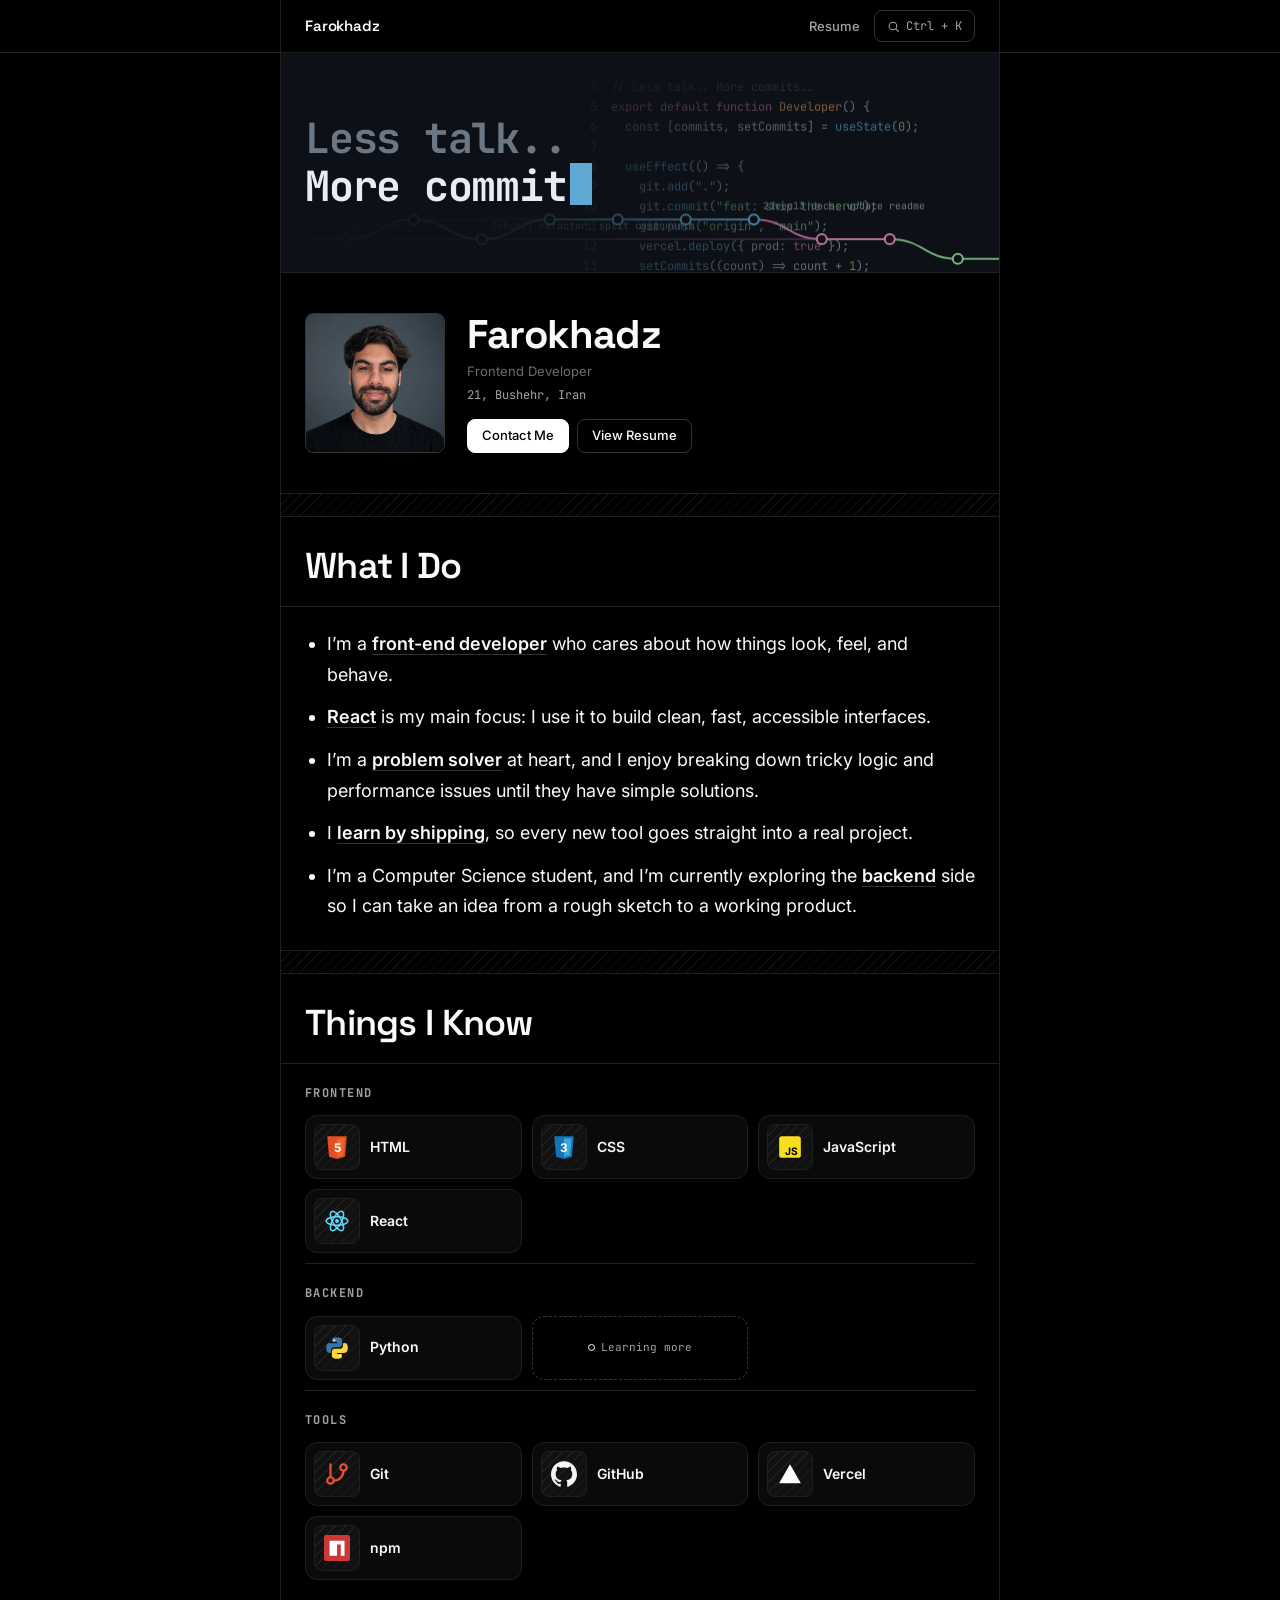
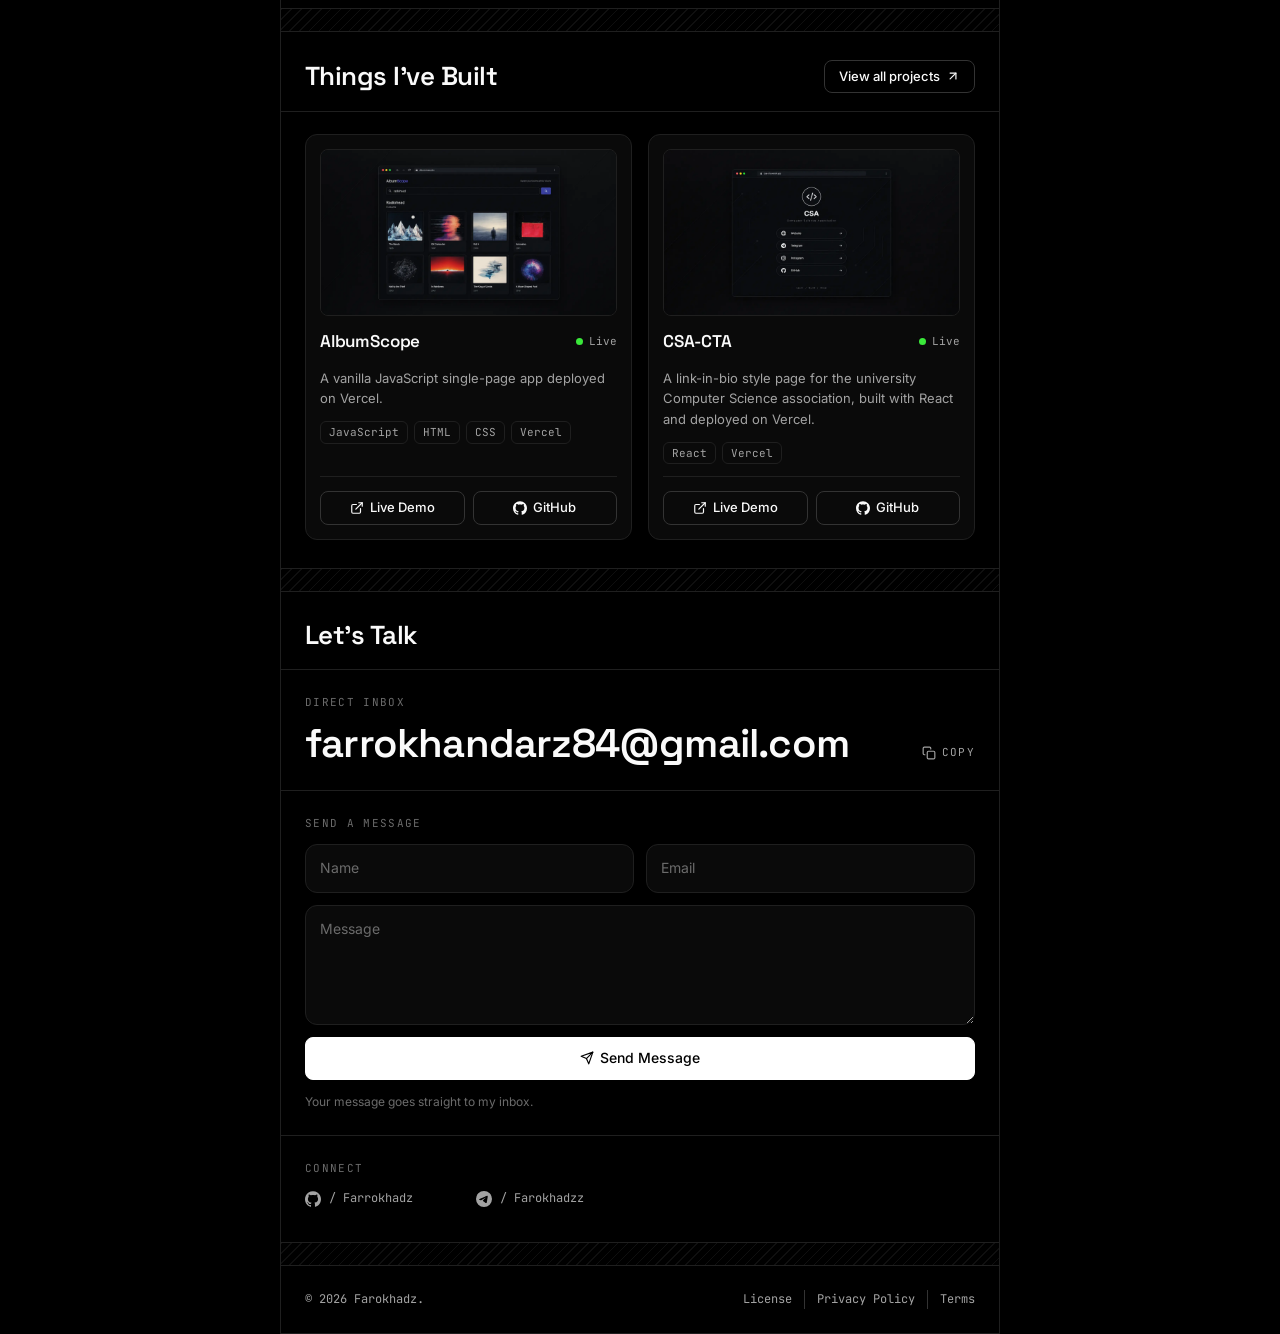
<file: index.html>
<!doctype html>
<html lang="en">
  <head>
    <meta charset="UTF-8" />
    <meta name="viewport" content="width=device-width, initial-scale=1.0" />
    <meta
      name="description"
      content="Farokhadz is a Frontend Developer and Computer Science student building clean, fast and responsive web interfaces."
    />
    <title>Farokhadz | Frontend Developer</title>
    <link rel="icon" type="image/png" href="images/favicon.png" />
    <link rel="apple-touch-icon" href="images/favicon.png" />
    <meta property="og:type" content="website" />
    <meta property="og:title" content="Farokhadz | Frontend Developer" />
    <meta
      property="og:description"
      content="Farokhadz is a Frontend Developer and Computer Science student building clean, fast and responsive web interfaces."
    />
    <meta property="og:url" content="https://www.farokhadz.ir/" />
    <meta
      property="og:image"
      content="https://www.farokhadz.ir/images/og-image.png"
    />
    <meta property="og:image:width" content="1200" />
    <meta property="og:image:height" content="630" />
    <meta
      name="twitter:image"
      content="https://www.farokhadz.ir/images/og-image.png"
    />
    <meta name="twitter:card" content="summary_large_image" />
    <link rel="preconnect" href="https://fonts.googleapis.com" />
    <link rel="preconnect" href="https://fonts.gstatic.com" crossorigin />
    <link
      href="https://fonts.googleapis.com/css2?family=Space+Grotesk:wght@500;600;700&family=Inter:wght@400;500;600&family=JetBrains+Mono:wght@400;700&display=swap"
      rel="stylesheet"
    />
    <link rel="stylesheet" href="style.css" />
  </head>
  <body>
    <header class="topbar">
      <div class="container topbar-inner">
        <a href="#" class="logo" aria-label="Aarab home">
          <span>Farokhadz</span>
        </a>
        <div class="topbar-actions">
          <a href="resume.html" class="topbar-link">Resume</a>
          <button type="button" class="tag search-badge" id="search-btn">
            <svg
              width="12"
              height="12"
              viewBox="0 0 24 24"
              fill="none"
              stroke="currentColor"
              stroke-width="2"
              stroke-linecap="round"
              stroke-linejoin="round"
              aria-hidden="true"
            >
              <circle cx="11" cy="11" r="7" />
              <path d="M21 21l-4.35-4.35" />
            </svg>
            Ctrl + K
          </button>
          <button
            type="button"
            class="menu-btn"
            id="menu-btn"
            aria-label="Open menu"
            aria-expanded="false"
          >
            <svg
              viewBox="0 0 24 24"
              fill="none"
              stroke="currentColor"
              stroke-width="2"
              stroke-linecap="round"
              stroke-linejoin="round"
              aria-hidden="true"
            >
              <line x1="3" y1="6" x2="21" y2="6" />
              <line x1="3" y1="12" x2="21" y2="12" />
              <line x1="3" y1="18" x2="21" y2="18" />
            </svg>
          </button>
        </div>
      </div>
    </header>

    <main class="container">
      <section class="hero">
        <div class="hero-banner" id="hero-banner">
          <canvas class="hero-canvas" id="hero-canvas" aria-hidden="true"></canvas>
          <div class="hero-fade" aria-hidden="true"></div>
          <p class="hero-headline">
            <span class="sr-only">Less talk.. More commits..</span>
            <span class="hb-line hb-line-1" aria-hidden="true"><span id="hb-text-1"></span><span class="hb-cursor" id="hb-cursor-1" hidden></span></span>
            <span class="hb-line hb-line-2" aria-hidden="true"><span id="hb-text-2"></span><span class="hb-cursor" id="hb-cursor-2" hidden></span></span>
          </p>
        </div>
        <div class="section hero-body">
          <img
            class="thumb hero-photo"
            src="images/Farrokh.png"
            alt="Farokhadz"
          />
          <div class="hero-info">
            <h1 class="hero-name">Farokhadz</h1>
            <p class="hero-role">Frontend Developer</p>
            <p class="hero-meta">21, Bushehr, Iran</p>
            <div class="hero-actions">
              <a href="#contact" class="btn primary">Contact Me</a>
              <a href="resume.html" class="btn">View Resume</a>
            </div>
          </div>
        </div>
      </section>
      <div class="hatch"></div>
      <section class="section" id="about">
        <h2 class="section-title about-title">What I Do</h2>
        <ul class="about-list">
          <li>
            I&rsquo;m a <strong>front-end developer</strong> who cares about how
            things look, feel, and behave.
          </li>
          <li>
            <strong>React</strong> is my main focus: I use it to build clean,
            fast, accessible interfaces.
          </li>
          <li>
            I&rsquo;m a <strong>problem solver</strong> at heart, and I enjoy
            breaking down tricky logic and performance issues until they have
            simple solutions.
          </li>
          <li>
            I <strong>learn by shipping</strong>, so every new tool goes
            straight into a real project.
          </li>
          <li>
            I&rsquo;m a Computer Science student, and I&rsquo;m currently
            exploring the <strong>backend</strong> side so I can take an idea
            from a rough sketch to a working product.
          </li>
        </ul>
      </section>
      <div class="hatch"></div>
      <section class="section" id="skills">
        <h2 class="section-title about-title">Things I Know</h2>
        <div class="skill-groups">
          <div class="skill-group">
            <p class="label">Frontend</p>
            <ul class="chips">
              <li class="chip">
                <span class="chip-icon"
                  ><svg
                    viewBox="0 0 24 24"
                    fill="none"
                    stroke-linecap="round"
                    stroke-linejoin="round"
                    aria-hidden="true"
                  >
                    <path d="M3 2l1.7 19L12 23l7.3-2L21 2z" fill="#E44D26" />
                    <path d="M12 4v17.2l5.6-1.6L19 4z" fill="#F16529" />
                    <text
                      x="12"
                      y="16.5"
                      text-anchor="middle"
                      font-size="11"
                      font-weight="700"
                      font-family="Inter, sans-serif"
                      fill="#fff"
                    >
                      5
                    </text>
                  </svg></span
                ><span class="chip-text"
                  ><span class="chip-name">HTML</span></span
                >
              </li>
              <li class="chip">
                <span class="chip-icon"
                  ><svg
                    viewBox="0 0 24 24"
                    fill="none"
                    stroke-linecap="round"
                    stroke-linejoin="round"
                    aria-hidden="true"
                  >
                    <path d="M3 2l1.7 19L12 23l7.3-2L21 2z" fill="#1572B6" />
                    <path d="M12 4v17.2l5.6-1.6L19 4z" fill="#33A9DC" />
                    <text
                      x="12"
                      y="16.5"
                      text-anchor="middle"
                      font-size="11"
                      font-weight="700"
                      font-family="Inter, sans-serif"
                      fill="#fff"
                    >
                      3
                    </text>
                  </svg></span
                ><span class="chip-text"
                  ><span class="chip-name">CSS</span></span
                >
              </li>
              <li class="chip">
                <span class="chip-icon"
                  ><svg
                    viewBox="0 0 24 24"
                    fill="none"
                    stroke-linecap="round"
                    stroke-linejoin="round"
                    aria-hidden="true"
                  >
                    <rect
                      x="2"
                      y="2"
                      width="20"
                      height="20"
                      rx="2.5"
                      fill="#F7DF1E"
                    />
                    <text
                      x="19.5"
                      y="19"
                      text-anchor="end"
                      font-size="9.5"
                      font-weight="700"
                      font-family="Inter, sans-serif"
                      fill="#000"
                    >
                      JS
                    </text>
                  </svg></span
                ><span class="chip-text"
                  ><span class="chip-name">JavaScript</span></span
                >
              </li>
              <li class="chip">
                <span class="chip-icon"
                  ><svg
                    viewBox="0 0 24 24"
                    fill="none"
                    stroke-linecap="round"
                    stroke-linejoin="round"
                    aria-hidden="true"
                  >
                    <g stroke="#61DAFB" stroke-width="1.4">
                      <ellipse cx="12" cy="12" rx="10" ry="4" />
                      <ellipse
                        cx="12"
                        cy="12"
                        rx="10"
                        ry="4"
                        transform="rotate(60 12 12)"
                      />
                      <ellipse
                        cx="12"
                        cy="12"
                        rx="10"
                        ry="4"
                        transform="rotate(120 12 12)"
                      />
                    </g>
                    <circle
                      cx="12"
                      cy="12"
                      r="1.8"
                      fill="#61DAFB"
                    /></svg></span
                ><span class="chip-text"
                  ><span class="chip-name">React</span></span
                >
              </li>
            </ul>
          </div>
          <div class="skill-group">
            <p class="label">Backend</p>
            <ul class="chips">
              <li class="chip">
                <span class="chip-icon"
                  ><svg
                    viewBox="0 0 24 24"
                    fill="none"
                    stroke-linecap="round"
                    stroke-linejoin="round"
                    aria-hidden="true"
                  >
                    <path
                      d="M12 2C7.5 2 7.5 4 7.5 4v2.5H12V7.5H5.2S2 7.3 2 12c0 4.7 2.8 4.5 2.8 4.5H6.5V14s-.1-2.8 2.8-2.8H14s2.7.1 2.7-2.6V4.8S17.1 2 12 2z"
                      fill="#3776AB"
                    />
                    <path
                      d="M12 22c4.5 0 4.5-2 4.5-2v-2.5H12V16.5h6.8S22 16.7 22 12c0-4.7-2.8-4.5-2.8-4.5H17.5V10s.1 2.8-2.8 2.8H10s-2.7-.1-2.7 2.6v3.8S6.9 22 12 22z"
                      fill="#FFD43B"
                    />
                    <circle cx="9.5" cy="4.8" r=".9" fill="#fff" />
                    <circle
                      cx="14.5"
                      cy="19.2"
                      r=".9"
                      fill="#fff"
                    /></svg></span
                ><span class="chip-text"
                  ><span class="chip-name">Python</span></span
                >
              </li>
              <li class="status">
                <span class="dot hollow"></span>Learning more
              </li>
            </ul>
          </div>
          <div class="skill-group">
            <p class="label">Tools</p>
            <ul class="chips">
              <li class="chip">
                <span class="chip-icon"
                  ><svg
                    viewBox="0 0 24 24"
                    fill="none"
                    stroke-linecap="round"
                    stroke-linejoin="round"
                    aria-hidden="true"
                  >
                    <g stroke="#F05032" stroke-width="2">
                      <line x1="6" y1="3" x2="6" y2="15" />
                      <circle cx="18" cy="6" r="3" />
                      <circle cx="6" cy="18" r="3" />
                      <path d="M18 9a9 9 0 0 1-9 9" />
                    </g></svg></span
                ><span class="chip-text"
                  ><span class="chip-name">Git</span></span
                >
              </li>
              <li class="chip">
                <span class="chip-icon"
                  ><svg
                    viewBox="0 0 24 24"
                    fill="none"
                    stroke-linecap="round"
                    stroke-linejoin="round"
                    aria-hidden="true"
                  >
                    <path
                      fill="#F5F5F5"
                      stroke="none"
                      d="M12 .297c-6.63 0-12 5.373-12 12 0 5.303 3.438 9.8 8.205 11.385.6.113.82-.258.82-.577 0-.285-.01-1.04-.015-2.04-3.338.724-4.042-1.61-4.042-1.61C4.422 18.07 3.633 17.7 3.633 17.7c-1.087-.744.084-.729.084-.729 1.205.084 1.838 1.236 1.838 1.236 1.07 1.835 2.809 1.305 3.495.998.108-.776.417-1.305.76-1.605-2.665-.3-5.466-1.332-5.466-5.93 0-1.31.465-2.38 1.235-3.22-.135-.303-.54-1.523.105-3.176 0 0 1.005-.322 3.3 1.23.96-.267 1.98-.399 3-.405 1.02.006 2.04.138 3 .405 2.28-1.552 3.285-1.23 3.285-1.23.645 1.653.24 2.873.12 3.176.765.84 1.23 1.91 1.23 3.22 0 4.61-2.805 5.625-5.475 5.92.42.36.81 1.096.81 2.22 0 1.606-.015 2.896-.015 3.286 0 .315.21.69.825.57C20.565 22.092 24 17.592 24 12.297c0-6.627-5.373-12-12-12"
                    /></svg></span
                ><span class="chip-text"
                  ><span class="chip-name">GitHub</span></span
                >
              </li>
              <li class="chip">
                <span class="chip-icon"
                  ><svg
                    viewBox="0 0 24 24"
                    fill="none"
                    stroke-linecap="round"
                    stroke-linejoin="round"
                    aria-hidden="true"
                  >
                    <polygon
                      points="12 3 22 20.5 2 20.5"
                      fill="#fff"
                    /></svg></span
                ><span class="chip-text"
                  ><span class="chip-name">Vercel</span></span
                >
              </li>
              <li class="chip">
                <span class="chip-icon">
                  <svg viewBox="0 0 24 24" aria-hidden="true">
                    <rect width="24" height="24" rx="1.76" fill="#CB3837" />
                    <path
                      fill="#fff"
                      d="M5.13 5.323l13.837.019-.009 13.836h-3.464l.01-10.382h-3.456L12.04 19.17H5.113z"
                    />
                  </svg>
                </span>
                <span class="chip-text"
                  ><span class="chip-name">npm</span></span
                >
              </li>
            </ul>
          </div>
        </div>
      </section>
      <div class="hatch"></div>
      <section class="section" id="projects">
        <div class="section-head">
          <h2 class="section-title">Things I've Built</h2>
          <a href="projects.html" class="btn"
            >View all projects
            <svg
              viewBox="0 0 24 24"
              fill="none"
              stroke="currentColor"
              stroke-width="2"
              stroke-linecap="round"
              stroke-linejoin="round"
              aria-hidden="true"
            >
              <line x1="7" y1="17" x2="17" y2="7" />
              <polyline points="7 7 17 7 17 17" /></svg
          ></a>
        </div>
        <div class="projects-grid">
          <article class="card project-card">
            <img
              class="thumb project-thumb"
              src="images/AlbumScope.webp"
              alt="AlbumScope preview"
              width="1280"
              height="720"
              loading="lazy"
            />
            <div class="project-top">
              <h3 class="project-name">AlbumScope</h3>
              <span class="status"><span class="dot"></span>Live</span>
            </div>
            <p class="project-desc">
              A vanilla JavaScript single-page app deployed on Vercel.
            </p>
            <ul class="project-tags">
              <li class="tag">JavaScript</li>
              <li class="tag">HTML</li>
              <li class="tag">CSS</li>
              <li class="tag">Vercel</li>
            </ul>
            <div class="project-actions">
              <a
                href="https://albumscope.vercel.app/login.html"
                class="btn"
                target="_blank"
                rel="noopener noreferrer"
                ><svg
                  viewBox="0 0 24 24"
                  fill="none"
                  stroke="currentColor"
                  stroke-width="2"
                  stroke-linecap="round"
                  stroke-linejoin="round"
                  aria-hidden="true"
                >
                  <path
                    d="M18 13v6a2 2 0 0 1-2 2H5a2 2 0 0 1-2-2V8a2 2 0 0 1 2-2h6"
                  />
                  <polyline points="15 3 21 3 21 9" />
                  <line x1="10" y1="14" x2="21" y2="3" />
                </svg>
                Live Demo</a
              >
              <a
                href="https://github.com/Farrokhadz/albumscope-app"
                class="btn"
                target="_blank"
                rel="noopener noreferrer"
                ><svg
                  viewBox="0 0 24 24"
                  fill="currentColor"
                  aria-hidden="true"
                >
                  <path
                    d="M12 .297c-6.63 0-12 5.373-12 12 0 5.303 3.438 9.8 8.205 11.385.6.113.82-.258.82-.577 0-.285-.01-1.04-.015-2.04-3.338.724-4.042-1.61-4.042-1.61C4.422 18.07 3.633 17.7 3.633 17.7c-1.087-.744.084-.729.084-.729 1.205.084 1.838 1.236 1.838 1.236 1.07 1.835 2.809 1.305 3.495.998.108-.776.417-1.305.76-1.605-2.665-.3-5.466-1.332-5.466-5.93 0-1.31.465-2.38 1.235-3.22-.135-.303-.54-1.523.105-3.176 0 0 1.005-.322 3.3 1.23.96-.267 1.98-.399 3-.405 1.02.006 2.04.138 3 .405 2.28-1.552 3.285-1.23 3.285-1.23.645 1.653.24 2.873.12 3.176.765.84 1.23 1.91 1.23 3.22 0 4.61-2.805 5.625-5.475 5.92.42.36.81 1.096.81 2.22 0 1.606-.015 2.896-.015 3.286 0 .315.21.69.825.57C20.565 22.092 24 17.592 24 12.297c0-6.627-5.373-12-12-12"
                  />
                </svg>
                GitHub</a
              >
            </div>
          </article>
          <article class="card project-card">
            <img
              class="thumb project-thumb"
              src="images/Csa.webp"
              alt="CSA-CTA preview"
              width="1280"
              height="720"
              loading="lazy"
            />
            <div class="project-top">
              <h3 class="project-name">CSA-CTA</h3>
              <span class="status"><span class="dot"></span>Live</span>
            </div>
            <p class="project-desc">
              A link-in-bio style page for the university Computer Science
              association, built with React and deployed on Vercel.
            </p>
            <ul class="project-tags">
              <li class="tag">React</li>
              <li class="tag">Vercel</li>
            </ul>
            <div class="project-actions">
              <a
                href="https://www.razicsa.ir/"
                class="btn"
                target="_blank"
                rel="noopener noreferrer"
                ><svg
                  viewBox="0 0 24 24"
                  fill="none"
                  stroke="currentColor"
                  stroke-width="2"
                  stroke-linecap="round"
                  stroke-linejoin="round"
                  aria-hidden="true"
                >
                  <path
                    d="M18 13v6a2 2 0 0 1-2 2H5a2 2 0 0 1-2-2V8a2 2 0 0 1 2-2h6"
                  />
                  <polyline points="15 3 21 3 21 9" />
                  <line x1="10" y1="14" x2="21" y2="3" />
                </svg>
                Live Demo</a
              >
              <a
                href="https://github.com/Farrokhadz/csa-page"
                class="btn"
                target="_blank"
                rel="noopener noreferrer"
                ><svg
                  viewBox="0 0 24 24"
                  fill="currentColor"
                  aria-hidden="true"
                >
                  <path
                    d="M12 .297c-6.63 0-12 5.373-12 12 0 5.303 3.438 9.8 8.205 11.385.6.113.82-.258.82-.577 0-.285-.01-1.04-.015-2.04-3.338.724-4.042-1.61-4.042-1.61C4.422 18.07 3.633 17.7 3.633 17.7c-1.087-.744.084-.729.084-.729 1.205.084 1.838 1.236 1.838 1.236 1.07 1.835 2.809 1.305 3.495.998.108-.776.417-1.305.76-1.605-2.665-.3-5.466-1.332-5.466-5.93 0-1.31.465-2.38 1.235-3.22-.135-.303-.54-1.523.105-3.176 0 0 1.005-.322 3.3 1.23.96-.267 1.98-.399 3-.405 1.02.006 2.04.138 3 .405 2.28-1.552 3.285-1.23 3.285-1.23.645 1.653.24 2.873.12 3.176.765.84 1.23 1.91 1.23 3.22 0 4.61-2.805 5.625-5.475 5.92.42.36.81 1.096.81 2.22 0 1.606-.015 2.896-.015 3.286 0 .315.21.69.825.57C20.565 22.092 24 17.592 24 12.297c0-6.627-5.373-12-12-12"
                  />
                </svg>
                GitHub</a
              >
            </div>
          </article>
        </div>
      </section>
      <div class="hatch"></div>
      <section class="section" id="contact">
        <div class="section-head">
          <h2 class="section-title">Let's Talk</h2>
        </div>
        <div class="contact-block">
          <p class="label">Direct inbox</p>
          <div class="contact-mail-row">
            <a
              href="mailto:farrokhandarz84@gmail.com"
              class="contact-email"
              id="contact-email"
              >farrokhandarz84@gmail.com</a
            >
            <button type="button" class="contact-copy" id="copy-email">
              <svg
                viewBox="0 0 24 24"
                fill="none"
                stroke="currentColor"
                stroke-width="2"
                stroke-linecap="round"
                stroke-linejoin="round"
                aria-hidden="true"
              >
                <rect x="9" y="9" width="13" height="13" rx="2" />
                <path
                  d="M5 15H4a2 2 0 0 1-2-2V4a2 2 0 0 1 2-2h9a2 2 0 0 1 2 2v1"
                /></svg
              ><span>Copy</span>
            </button>
          </div>
        </div>
        <div class="contact-block">
          <p class="label">Send a message</p>
          <form
            class="contact-form"
            id="contact-form"
            action="https://formspree.io/f/xbggrpqe"
            method="post"
          >
            <input
              type="hidden"
              name="_subject"
              value="New message from your portfolio"
            />
            <input
              type="text"
              name="_gotcha"
              class="honeypot"
              tabindex="-1"
              autocomplete="off"
              aria-hidden="true"
            />
            <div class="form-row">
              <input
                class="field"
                type="text"
                name="name"
                placeholder="Name"
                autocomplete="name"
                required
              />
              <input
                class="field"
                type="email"
                name="email"
                placeholder="Email"
                autocomplete="email"
                required
              />
            </div>
            <textarea
              class="field"
              name="message"
              placeholder="Message"
              rows="4"
              required
            ></textarea>
            <button type="submit" class="btn primary">
              <svg
                viewBox="0 0 24 24"
                fill="none"
                stroke="currentColor"
                stroke-width="2"
                stroke-linecap="round"
                stroke-linejoin="round"
                aria-hidden="true"
              >
                <line x1="22" y1="2" x2="11" y2="13" />
                <polygon points="22 2 15 22 11 13 2 9 22 2" />
              </svg>
              Send Message
            </button>
            <p class="form-note" id="form-note" aria-live="polite">
              Your message goes straight to my inbox.
            </p>
          </form>
        </div>
        <div class="contact-block">
          <p class="label">Connect</p>
          <ul class="connect-list">
            <li>
              <a
                href="https://github.com/Farrokhadz"
                class="connect-link"
                target="_blank"
                rel="noopener noreferrer"
                ><svg
                  viewBox="0 0 24 24"
                  fill="currentColor"
                  aria-hidden="true"
                >
                  <path
                    d="M12 .297c-6.63 0-12 5.373-12 12 0 5.303 3.438 9.8 8.205 11.385.6.113.82-.258.82-.577 0-.285-.01-1.04-.015-2.04-3.338.724-4.042-1.61-4.042-1.61C4.422 18.07 3.633 17.7 3.633 17.7c-1.087-.744.084-.729.084-.729 1.205.084 1.838 1.236 1.838 1.236 1.07 1.835 2.809 1.305 3.495.998.108-.776.417-1.305.76-1.605-2.665-.3-5.466-1.332-5.466-5.93 0-1.31.465-2.38 1.235-3.22-.135-.303-.54-1.523.105-3.176 0 0 1.005-.322 3.3 1.23.96-.267 1.98-.399 3-.405 1.02.006 2.04.138 3 .405 2.28-1.552 3.285-1.23 3.285-1.23.645 1.653.24 2.873.12 3.176.765.84 1.23 1.91 1.23 3.22 0 4.61-2.805 5.625-5.475 5.92.42.36.81 1.096.81 2.22 0 1.606-.015 2.896-.015 3.286 0 .315.21.69.825.57C20.565 22.092 24 17.592 24 12.297c0-6.627-5.373-12-12-12"
                  /></svg
                ><span>/ Farrokhadz</span></a
              >
            </li>
            <li>
              <a
                href="https://t.me/Farokhadzz"
                class="connect-link"
                target="_blank"
                rel="noopener noreferrer"
              >
                <svg viewBox="0 0 24 24" fill="currentColor" aria-hidden="true">
                  <path
                    d="M11.944 0A12 12 0 0 0 0 12a12 12 0 0 0 12 12 12 12 0 0 0 12-12A12 12 0 0 0 12 0a12 12 0 0 0-.056 0zm4.962 7.224c.1-.002.321.023.465.14a.506.506 0 0 1 .171.325c.016.093.036.306.02.472-.18 1.898-.962 6.502-1.36 8.627-.168.9-.499 1.201-.82 1.23-.696.065-1.225-.46-1.9-.902-1.056-.693-1.653-1.124-2.678-1.8-1.185-.78-.417-1.21.258-1.91.177-.184 3.247-2.977 3.307-3.23.007-.032.014-.15-.056-.212s-.174-.041-.249-.024c-.106.024-1.793 1.14-5.061 3.345-.48.33-.913.49-1.302.48-.428-.008-1.252-.241-1.865-.44-.752-.245-1.349-.374-1.297-.789.027-.216.325-.437.893-.663 3.498-1.524 5.83-2.529 6.998-3.014 3.332-1.386 4.025-1.627 4.476-1.635z"
                  />
                </svg>
                <span>/ Farokhadzz</span>
              </a>
            </li>
          </ul>
        </div>
      </section>
      <div class="hatch"></div>
    </main>
    <footer class="container footer">
      <div class="footer-bar">
        <p>&copy; 2026 Farokhadz.</p>
        <nav class="footer-links" aria-label="Footer">
          <a
            href="https://github.com/Farrokhadz/Portfolio/blob/main/LICENSE"
            target="_blank"
            rel="noopener noreferrer"
            >License</a
          >
          <a href="#">Privacy Policy</a>
          <a href="#">Terms</a>
        </nav>
      </div>
    </footer>
    <script>
      const emailEl = document.getElementById("contact-email");
      const copyBtn = document.getElementById("copy-email");
      const copyLabel = copyBtn.querySelector("span");

      copyBtn.addEventListener("click", async () => {
        try {
          await navigator.clipboard.writeText(emailEl.textContent.trim());
          copyLabel.textContent = "Copied";
        } catch (error) {
          copyLabel.textContent = "Press Ctrl+C";
        }
        setTimeout(() => {
          copyLabel.textContent = "Copy";
        }, 1800);
      });

      const form = document.getElementById("contact-form");
      const note = document.getElementById("form-note");

      const submitBtn = form.querySelector('button[type="submit"]');

      form.addEventListener("submit", async (event) => {
        event.preventDefault();
        submitBtn.disabled = true;
        note.className = "form-note";
        note.textContent = "Sending...";

        try {
          const response = await fetch(form.action, {
            method: "POST",
            body: new FormData(form),
            headers: { Accept: "application/json" },
          });

          if (response.ok) {
            form.reset();
            note.className = "form-note is-success";
            note.innerHTML =
              '<svg viewBox="0 0 24 24" fill="none" stroke="currentColor" stroke-width="2" stroke-linecap="round" stroke-linejoin="round" aria-hidden="true"><circle cx="12" cy="12" r="10" /><polyline points="8 12.5 11 15.5 16 9.5" /></svg><span>Thanks! Your message was sent.</span>';
          } else {
            note.textContent =
              "Something went wrong. Please try again or email me directly.";
          }
        } catch (error) {
          note.textContent =
            "Network error. Please try again or email me directly.";
        } finally {
          submitBtn.disabled = false;
        }
      });
    </script>
    <script src="nav.js" defer></script>
    <script src="hero-bg.js" defer></script>
  </body>
</html>
</file>
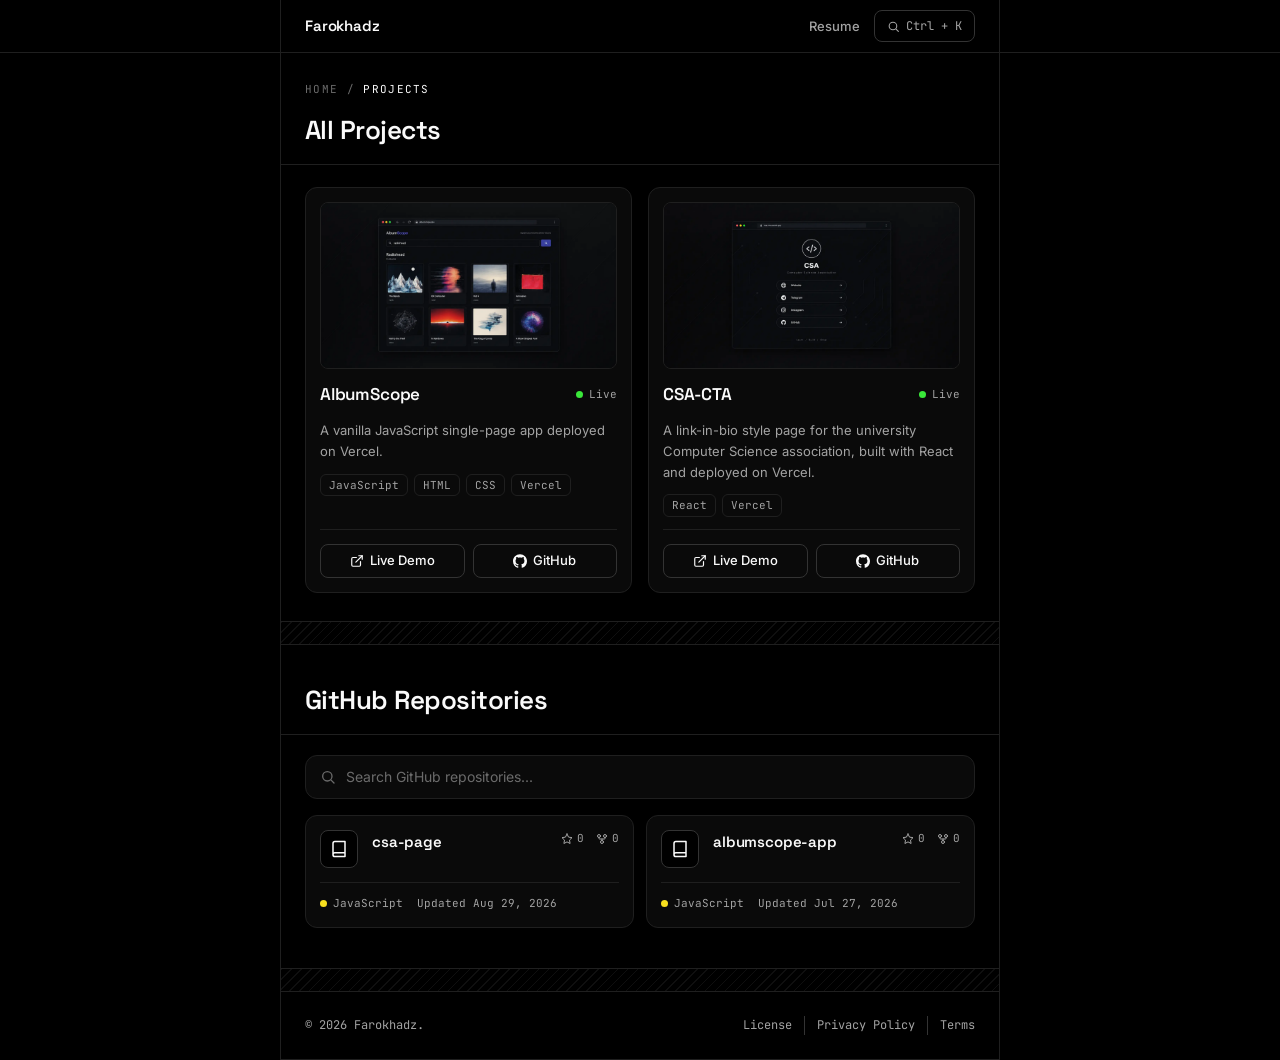
<file: projects.html>
<!doctype html>
<html lang="en">
  <head>
    <meta charset="UTF-8" />
    <meta name="viewport" content="width=device-width, initial-scale=1.0" />
    <meta name="description" content="Projects built by Farokhadz." />
    <title>Projects</title>
    <link rel="icon" type="image/png" href="images/favicon.png" />
    <link rel="apple-touch-icon" href="images/favicon.png" />
    <meta property="og:type" content="website" />
    <meta property="og:title" content="Projects" />
    <meta property="og:description" content="Projects built by Farokhadz." />
    <meta property="og:url" content="https://www.farokhadz.ir/projects.html" />
    <meta
      property="og:image"
      content="https://www.farokhadz.ir/images/og-image.png"
    />
    <meta property="og:image:width" content="1200" />
    <meta property="og:image:height" content="630" />
    <meta
      name="twitter:image"
      content="https://www.farokhadz.ir/images/og-image.png"
    />
    <meta name="twitter:card" content="summary_large_image" />
    <link rel="preconnect" href="https://fonts.googleapis.com" />
    <link rel="preconnect" href="https://fonts.gstatic.com" crossorigin />
    <link
      href="https://fonts.googleapis.com/css2?family=Space+Grotesk:wght@500;600;700&family=Inter:wght@400;500;600&family=JetBrains+Mono:wght@400;700&display=swap"
      rel="stylesheet"
    />
    <link rel="stylesheet" href="style.css" />
  </head>
  <body>
    <header class="topbar">
      <div class="container topbar-inner">
        <a href="index.html" class="logo" aria-label="Aarab home">
          <span>Farokhadz</span>
        </a>
        <div class="topbar-actions">
          <a href="resume.html" class="topbar-link">Resume</a>
          <button type="button" class="tag search-badge" id="search-btn">
            <svg
              width="12"
              height="12"
              viewBox="0 0 24 24"
              fill="none"
              stroke="currentColor"
              stroke-width="2"
              stroke-linecap="round"
              stroke-linejoin="round"
              aria-hidden="true"
            >
              <circle cx="11" cy="11" r="7" />
              <path d="M21 21l-4.35-4.35" />
            </svg>
            Ctrl + K
          </button>
          <button
            type="button"
            class="menu-btn"
            id="menu-btn"
            aria-label="Open menu"
            aria-expanded="false"
          >
            <svg
              viewBox="0 0 24 24"
              fill="none"
              stroke="currentColor"
              stroke-width="2"
              stroke-linecap="round"
              stroke-linejoin="round"
              aria-hidden="true"
            >
              <line x1="3" y1="6" x2="21" y2="6" />
              <line x1="3" y1="12" x2="21" y2="12" />
              <line x1="3" y1="18" x2="21" y2="18" />
            </svg>
          </button>
        </div>
      </div>
    </header>

    <main class="container">
      <section class="section" id="projects">
        <nav class="label breadcrumb" aria-label="Breadcrumb">
          <a href="index.html">Home</a> / <span>Projects</span>
        </nav>
        <div class="section-head">
          <h1 class="section-title">All Projects</h1>
        </div>
        <div class="projects-grid">
          <article id="albumscope" class="card project-card">
            <img
              class="thumb project-thumb"
              src="images/AlbumScope.webp"
              alt="AlbumScope preview"
              width="1280"
              height="720"
              loading="lazy"
            />
            <div class="project-top">
              <h3 class="project-name">AlbumScope</h3>
              <span class="status"><span class="dot"></span>Live</span>
            </div>
            <p class="project-desc">
              A vanilla JavaScript single-page app deployed on Vercel.
            </p>
            <ul class="project-tags">
              <li class="tag">JavaScript</li>
              <li class="tag">HTML</li>
              <li class="tag">CSS</li>
              <li class="tag">Vercel</li>
            </ul>
            <div class="project-actions">
              <a
                href="https://albumscope.vercel.app/login.html"
                class="btn"
                target="_blank"
                rel="noopener noreferrer"
                ><svg
                  viewBox="0 0 24 24"
                  fill="none"
                  stroke="currentColor"
                  stroke-width="2"
                  stroke-linecap="round"
                  stroke-linejoin="round"
                  aria-hidden="true"
                >
                  <path
                    d="M18 13v6a2 2 0 0 1-2 2H5a2 2 0 0 1-2-2V8a2 2 0 0 1 2-2h6"
                  />
                  <polyline points="15 3 21 3 21 9" />
                  <line x1="10" y1="14" x2="21" y2="3" />
                </svg>
                Live Demo</a
              >
              <a
                href="https://github.com/Farrokhadz/albumscope-app"
                class="btn"
                target="_blank"
                rel="noopener noreferrer"
                ><svg
                  viewBox="0 0 24 24"
                  fill="currentColor"
                  aria-hidden="true"
                >
                  <path
                    d="M12 .297c-6.63 0-12 5.373-12 12 0 5.303 3.438 9.8 8.205 11.385.6.113.82-.258.82-.577 0-.285-.01-1.04-.015-2.04-3.338.724-4.042-1.61-4.042-1.61C4.422 18.07 3.633 17.7 3.633 17.7c-1.087-.744.084-.729.084-.729 1.205.084 1.838 1.236 1.838 1.236 1.07 1.835 2.809 1.305 3.495.998.108-.776.417-1.305.76-1.605-2.665-.3-5.466-1.332-5.466-5.93 0-1.31.465-2.38 1.235-3.22-.135-.303-.54-1.523.105-3.176 0 0 1.005-.322 3.3 1.23.96-.267 1.98-.399 3-.405 1.02.006 2.04.138 3 .405 2.28-1.552 3.285-1.23 3.285-1.23.645 1.653.24 2.873.12 3.176.765.84 1.23 1.91 1.23 3.22 0 4.61-2.805 5.625-5.475 5.92.42.36.81 1.096.81 2.22 0 1.606-.015 2.896-.015 3.286 0 .315.21.69.825.57C20.565 22.092 24 17.592 24 12.297c0-6.627-5.373-12-12-12"
                  />
                </svg>
                GitHub</a
              >
            </div>
          </article>
          <article id="csa-cta" class="card project-card">
            <img
              class="thumb project-thumb"
              src="images/Csa.webp"
              alt="CSA-CTA preview"
              width="1280"
              height="720"
              loading="lazy"
            />
            <div class="project-top">
              <h3 class="project-name">CSA-CTA</h3>
              <span class="status"><span class="dot"></span>Live</span>
            </div>
            <p class="project-desc">
              A link-in-bio style page for the university Computer Science
              association, built with React and deployed on Vercel.
            </p>
            <ul class="project-tags">
              <li class="tag">React</li>
              <li class="tag">Vercel</li>
            </ul>
            <div class="project-actions">
              <a
                href="https://www.razicsa.ir/"
                class="btn"
                target="_blank"
                rel="noopener noreferrer"
                ><svg
                  viewBox="0 0 24 24"
                  fill="none"
                  stroke="currentColor"
                  stroke-width="2"
                  stroke-linecap="round"
                  stroke-linejoin="round"
                  aria-hidden="true"
                >
                  <path
                    d="M18 13v6a2 2 0 0 1-2 2H5a2 2 0 0 1-2-2V8a2 2 0 0 1 2-2h6"
                  />
                  <polyline points="15 3 21 3 21 9" />
                  <line x1="10" y1="14" x2="21" y2="3" />
                </svg>
                Live Demo</a
              >
              <a
                href="https://github.com/Farrokhadz/csa-page"
                class="btn"
                target="_blank"
                rel="noopener noreferrer"
                ><svg
                  viewBox="0 0 24 24"
                  fill="currentColor"
                  aria-hidden="true"
                >
                  <path
                    d="M12 .297c-6.63 0-12 5.373-12 12 0 5.303 3.438 9.8 8.205 11.385.6.113.82-.258.82-.577 0-.285-.01-1.04-.015-2.04-3.338.724-4.042-1.61-4.042-1.61C4.422 18.07 3.633 17.7 3.633 17.7c-1.087-.744.084-.729.084-.729 1.205.084 1.838 1.236 1.838 1.236 1.07 1.835 2.809 1.305 3.495.998.108-.776.417-1.305.76-1.605-2.665-.3-5.466-1.332-5.466-5.93 0-1.31.465-2.38 1.235-3.22-.135-.303-.54-1.523.105-3.176 0 0 1.005-.322 3.3 1.23.96-.267 1.98-.399 3-.405 1.02.006 2.04.138 3 .405 2.28-1.552 3.285-1.23 3.285-1.23.645 1.653.24 2.873.12 3.176.765.84 1.23 1.91 1.23 3.22 0 4.61-2.805 5.625-5.475 5.92.42.36.81 1.096.81 2.22 0 1.606-.015 2.896-.015 3.286 0 .315.21.69.825.57C20.565 22.092 24 17.592 24 12.297c0-6.627-5.373-12-12-12"
                  />
                </svg>
                GitHub</a
              >
            </div>
          </article>
        </div>
      </section>
      <div class="hatch"></div>
      <section class="section" id="repos">
        <div class="section-head">
          <h2 class="section-title">GitHub Repositories</h2>
        </div>
        <label class="repo-search">
          <svg
            viewBox="0 0 24 24"
            fill="none"
            stroke="currentColor"
            stroke-width="2"
            stroke-linecap="round"
            stroke-linejoin="round"
            aria-hidden="true"
          >
            <circle cx="11" cy="11" r="7" />
            <path d="M21 21l-4.35-4.35" />
          </svg>
          <input
            type="search"
            id="repo-filter"
            placeholder="Search GitHub repositories..."
            autocomplete="off"
          />
        </label>
        <div class="repo-list" id="repo-list">
          <a
            href="https://github.com/Farrokhadz/csa-page"
            class="card repo-card"
            target="_blank"
            rel="noopener noreferrer"
          >
            <span class="repo-icon"
              ><svg
                viewBox="0 0 24 24"
                fill="none"
                stroke="currentColor"
                stroke-width="2"
                stroke-linecap="round"
                stroke-linejoin="round"
                aria-hidden="true"
              >
                <path
                  d="M4 19.5v-15A2.5 2.5 0 0 1 6.5 2H20v20H6.5a2.5 2.5 0 0 1 0-5H20"
                /></svg
            ></span>
            <div class="repo-body">
              <div class="repo-top">
                <h3 class="repo-name">csa-page</h3>
                <span class="repo-stats"
                  ><span class="repo-stat"
                    ><svg
                      viewBox="0 0 24 24"
                      fill="none"
                      stroke="currentColor"
                      stroke-width="2"
                      stroke-linecap="round"
                      stroke-linejoin="round"
                      aria-hidden="true"
                    >
                      <polygon
                        points="12 2 15.09 8.26 22 9.27 17 14.14 18.18 21.02 12 17.77 5.82 21.02 7 14.14 2 9.27 8.91 8.26 12 2"
                      />
                    </svg>
                    0</span
                  ><span class="repo-stat"
                    ><svg
                      viewBox="0 0 24 24"
                      fill="none"
                      stroke="currentColor"
                      stroke-width="2"
                      stroke-linecap="round"
                      stroke-linejoin="round"
                      aria-hidden="true"
                    >
                      <circle cx="12" cy="18" r="3" />
                      <circle cx="6" cy="6" r="3" />
                      <circle cx="18" cy="6" r="3" />
                      <path d="M18 9v2c0 .6-.4 1-1 1H7c-.6 0-1-.4-1-1V9" />
                      <path d="M12 12v3" />
                    </svg>
                    0</span
                  ></span
                >
              </div>
            </div>
            <div class="repo-foot">
              <span class="status"
                ><span class="dot lang-javascript"></span>JavaScript</span
              >
              <span class="status">Updated Aug 29, 2026</span>
            </div>
          </a>
          <a
            href="https://github.com/Farrokhadz/albumscope-app"
            class="card repo-card"
            target="_blank"
            rel="noopener noreferrer"
          >
            <span class="repo-icon"
              ><svg
                viewBox="0 0 24 24"
                fill="none"
                stroke="currentColor"
                stroke-width="2"
                stroke-linecap="round"
                stroke-linejoin="round"
                aria-hidden="true"
              >
                <path
                  d="M4 19.5v-15A2.5 2.5 0 0 1 6.5 2H20v20H6.5a2.5 2.5 0 0 1 0-5H20"
                /></svg
            ></span>
            <div class="repo-body">
              <div class="repo-top">
                <h3 class="repo-name">albumscope-app</h3>
                <span class="repo-stats"
                  ><span class="repo-stat"
                    ><svg
                      viewBox="0 0 24 24"
                      fill="none"
                      stroke="currentColor"
                      stroke-width="2"
                      stroke-linecap="round"
                      stroke-linejoin="round"
                      aria-hidden="true"
                    >
                      <polygon
                        points="12 2 15.09 8.26 22 9.27 17 14.14 18.18 21.02 12 17.77 5.82 21.02 7 14.14 2 9.27 8.91 8.26 12 2"
                      />
                    </svg>
                    0</span
                  ><span class="repo-stat"
                    ><svg
                      viewBox="0 0 24 24"
                      fill="none"
                      stroke="currentColor"
                      stroke-width="2"
                      stroke-linecap="round"
                      stroke-linejoin="round"
                      aria-hidden="true"
                    >
                      <circle cx="12" cy="18" r="3" />
                      <circle cx="6" cy="6" r="3" />
                      <circle cx="18" cy="6" r="3" />
                      <path d="M18 9v2c0 .6-.4 1-1 1H7c-.6 0-1-.4-1-1V9" />
                      <path d="M12 12v3" />
                    </svg>
                    0</span
                  ></span
                >
              </div>
            </div>
            <div class="repo-foot">
              <span class="status"
                ><span class="dot lang-javascript"></span>JavaScript</span
              >
              <span class="status">Updated Jul 27, 2026</span>
            </div>
          </a>
        </div>
        <p class="repo-empty" id="repo-empty" hidden>
          No repositories match your search.
        </p>
      </section>
      <div class="hatch"></div>
    </main>
    <footer class="container footer">
      <div class="footer-bar">
        <p>&copy; 2026 Farokhadz.</p>
        <nav class="footer-links" aria-label="Footer">
          <a
            href="https://github.com/Farrokhadz/Portfolio/blob/main/LICENSE"
            target="_blank"
            rel="noopener noreferrer"
            >License</a
          >
          <a href="#">Privacy Policy</a>
          <a href="#">Terms</a>
        </nav>
      </div>
    </footer>
    <script>
      const filter = document.getElementById("repo-filter");
      const cards = document.querySelectorAll("#repo-list .repo-card");
      const empty = document.getElementById("repo-empty");

      filter.addEventListener("input", () => {
        const query = filter.value.trim().toLowerCase();
        let visible = 0;

        cards.forEach((card) => {
          const match = card.textContent.toLowerCase().includes(query);
          card.hidden = !match;
          if (match) visible++;
        });

        empty.hidden = visible > 0;
      });
    </script>
    <script src="nav.js" defer></script>
  </body>
</html>
</file>
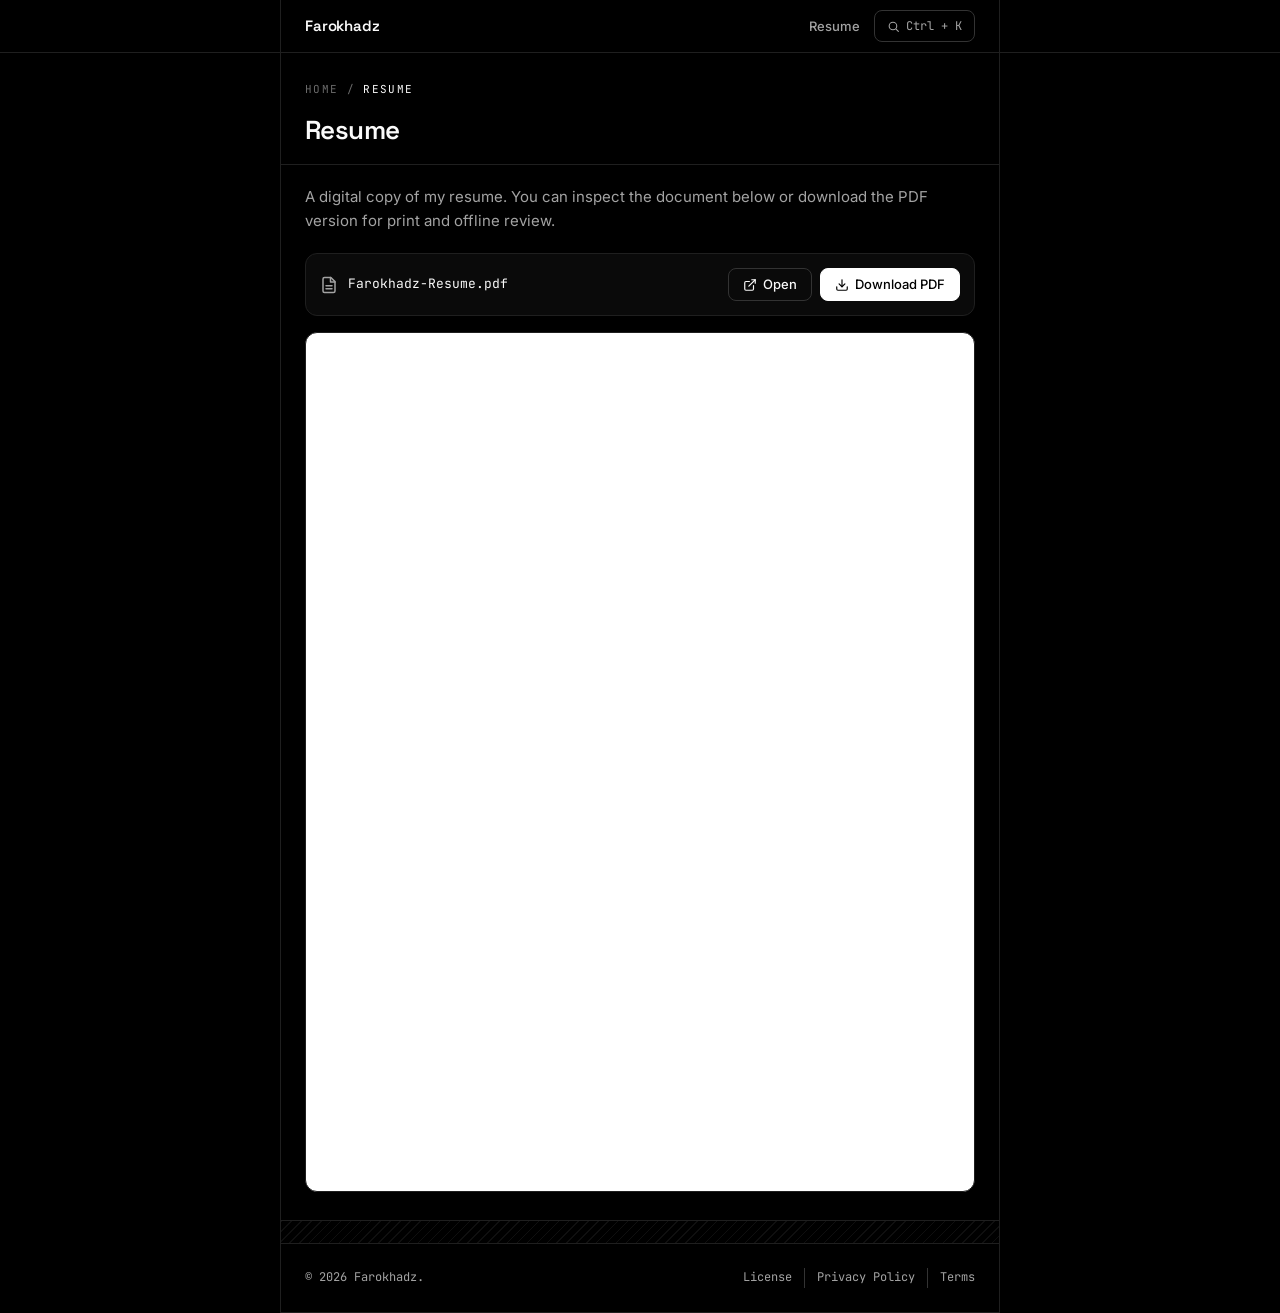
<file: resume.html>
<!doctype html>
<html lang="en">
  <head>
    <meta charset="UTF-8" />
    <meta name="viewport" content="width=device-width, initial-scale=1.0" />
    <meta
      name="description"
      content="Resume of Farokhadz, Frontend Developer."
    />
    <title>Resume</title>
    <link rel="icon" type="image/png" href="images/favicon.png" />
    <link rel="apple-touch-icon" href="images/favicon.png" />
    <meta property="og:type" content="website" />
    <meta property="og:title" content="Resume" />
    <meta
      property="og:description"
      content="Resume of Farokhadz, Frontend Developer."
    />
    <meta property="og:url" content="https://www.farokhadz.ir/resume.html" />
    <meta
      property="og:image"
      content="https://www.farokhadz.ir/images/og-image.png"
    />
    <meta property="og:image:width" content="1200" />
    <meta property="og:image:height" content="630" />
    <meta
      name="twitter:image"
      content="https://www.farokhadz.ir/images/og-image.png"
    />
    <meta name="twitter:card" content="summary_large_image" />
    <link rel="preconnect" href="https://fonts.googleapis.com" />
    <link rel="preconnect" href="https://fonts.gstatic.com" crossorigin />
    <link
      href="https://fonts.googleapis.com/css2?family=Space+Grotesk:wght@500;600;700&family=Inter:wght@400;500;600&family=JetBrains+Mono:wght@400;700&display=swap"
      rel="stylesheet"
    />
    <link rel="stylesheet" href="style.css" />
  </head>
  <body>
    <header class="topbar">
      <div class="container topbar-inner">
        <a href="index.html" class="logo" aria-label="Aarab home">
          <span>Farokhadz</span>
        </a>
        <div class="topbar-actions">
          <a href="resume.html" class="topbar-link">Resume</a>
          <button type="button" class="tag search-badge" id="search-btn">
            <svg
              width="12"
              height="12"
              viewBox="0 0 24 24"
              fill="none"
              stroke="currentColor"
              stroke-width="2"
              stroke-linecap="round"
              stroke-linejoin="round"
              aria-hidden="true"
            >
              <circle cx="11" cy="11" r="7" />
              <path d="M21 21l-4.35-4.35" />
            </svg>
            Ctrl + K
          </button>
          <button
            type="button"
            class="menu-btn"
            id="menu-btn"
            aria-label="Open menu"
            aria-expanded="false"
          >
            <svg
              viewBox="0 0 24 24"
              fill="none"
              stroke="currentColor"
              stroke-width="2"
              stroke-linecap="round"
              stroke-linejoin="round"
              aria-hidden="true"
            >
              <line x1="3" y1="6" x2="21" y2="6" />
              <line x1="3" y1="12" x2="21" y2="12" />
              <line x1="3" y1="18" x2="21" y2="18" />
            </svg>
          </button>
        </div>
      </div>
    </header>

    <main class="container">
      <section class="section" id="resume">
        <nav class="label breadcrumb" aria-label="Breadcrumb">
          <a href="index.html">Home</a> / <span>Resume</span>
        </nav>
        <div class="section-head">
          <h1 class="section-title">Resume</h1>
        </div>
        <p class="resume-intro">
          A digital copy of my resume. You can inspect the document below or
          download the PDF version for print and offline review.
        </p>
        <div class="card resume-file">
          <div class="resume-file-name">
            <svg
              viewBox="0 0 24 24"
              fill="none"
              stroke="currentColor"
              stroke-width="2"
              stroke-linecap="round"
              stroke-linejoin="round"
              aria-hidden="true"
            >
              <path
                d="M14.5 2H6a2 2 0 0 0-2 2v16a2 2 0 0 0 2 2h12a2 2 0 0 0 2-2V7.5z"
              />
              <polyline points="14 2 14 8 20 8" />
              <line x1="8" y1="13" x2="16" y2="13" />
              <line x1="8" y1="17" x2="16" y2="17" /></svg
            ><span>Farokhadz-Resume.pdf</span>
          </div>
          <div class="resume-file-actions">
            <a
              href="resume/Farokhadz-Resume.pdf"
              class="btn"
              target="_blank"
              rel="noopener noreferrer"
              ><svg
                viewBox="0 0 24 24"
                fill="none"
                stroke="currentColor"
                stroke-width="2"
                stroke-linecap="round"
                stroke-linejoin="round"
                aria-hidden="true"
              >
                <path
                  d="M18 13v6a2 2 0 0 1-2 2H5a2 2 0 0 1-2-2V8a2 2 0 0 1 2-2h6"
                />
                <polyline points="15 3 21 3 21 9" />
                <line x1="10" y1="14" x2="21" y2="3" />
              </svg>
              Open</a
            >
            <a href="resume/Farokhadz-Resume.pdf" class="btn primary" download
              ><svg
                viewBox="0 0 24 24"
                fill="none"
                stroke="currentColor"
                stroke-width="2"
                stroke-linecap="round"
                stroke-linejoin="round"
                aria-hidden="true"
              >
                <path d="M21 15v4a2 2 0 0 1-2 2H5a2 2 0 0 1-2-2v-4" />
                <polyline points="7 10 12 15 17 10" />
                <line x1="12" y1="15" x2="12" y2="3" />
              </svg>
              Download PDF</a
            >
          </div>
        </div>
        <iframe
          class="resume-preview"
          src="resume/Farokhadz-Resume.pdf#toolbar=0&navpanes=0"
          title="Resume PDF preview"
        ></iframe>
      </section>
      <div class="hatch"></div>
    </main>
    <footer class="container footer">
      <div class="footer-bar">
        <p>&copy; 2026 Farokhadz.</p>
        <nav class="footer-links" aria-label="Footer">
          <a
            href="https://github.com/Farrokhadz/Portfolio/blob/main/LICENSE"
            target="_blank"
            rel="noopener noreferrer"
            >License</a
          >
          <a href="#">Privacy Policy</a>
          <a href="#">Terms</a>
        </nav>
      </div>
    </footer>
    <script src="nav.js" defer></script>
  </body>
</html>
</file>
<file: style.css>
:root {
  --bg: #000;
  --surface: #0a0a0a;
  --surface-2: #111;
  --border: #1f1f1f;
  --border-strong: #333;
  --text: #fafafa;
  --muted: #a3a3a3;
  --subtle: #6b6b6b;
  --font-display: "Space Grotesk", sans-serif;
  --font-body: "Inter", sans-serif;
  --font-mono: "JetBrains Mono", monospace;
  --radius-lg: 12px;
  --radius-sm: 8px;
  --column: 720px;
}

*,
*::before,
*::after {
  box-sizing: border-box;
  margin: 0;
  padding: 0;
}

html {
  scroll-behavior: smooth;
  -webkit-text-size-adjust: 100%;
}

body {
  background: var(--bg);
  color: var(--muted);
  font-family: var(--font-body);
  font-size: 15px;
  line-height: 1.6;
  -webkit-font-smoothing: antialiased;
}

img,
svg {
  display: block;
  max-width: 100%;
}

a {
  color: inherit;
  text-decoration: none;
}

button,
input,
textarea {
  font: inherit;
  color: inherit;
}

button {
  background: none;
  border: 0;
  cursor: pointer;
}

ul,
ol {
  list-style: none;
}

h1,
h2,
h3,
h4 {
  font-family: var(--font-display);
  color: var(--text);
  font-weight: 600;
}

strong,
b {
  color: var(--text);
  font-weight: 600;
}

.container {
  width: 100%;
  max-width: var(--column);
  margin: 0 auto;
}

.section {
  padding: 32px 18px;
}

.section-title {
  font-family: var(--font-display);
  font-weight: 600;
  font-size: 26px;
  line-height: 1.2;
  letter-spacing: -0.02em;
  color: var(--text);
}

.label {
  font-family: var(--font-mono);
  font-weight: 400;
  font-size: 11px;
  text-transform: uppercase;
  letter-spacing: 0.12em;
  color: var(--subtle);
}

.hatch {
  height: 24px;
  border-top: 1px solid var(--border);
  border-bottom: 1px solid var(--border);
  background: repeating-linear-gradient(
    135deg,
    rgba(255, 255, 255, 0.06) 0 1px,
    transparent 1px 7px
  );
}

.btn {
  display: inline-flex;
  align-items: center;
  justify-content: center;
  gap: 6px;
  padding: 8px 14px;
  border: 1px solid var(--border-strong);
  border-radius: var(--radius-sm);
  background: transparent;
  color: var(--text);
  font-family: var(--font-body);
  font-weight: 500;
  font-size: 13px;
  line-height: 1.2;
  cursor: pointer;
  transition:
    background 0.15s,
    border-color 0.15s;
}

.btn:hover {
  background: var(--surface-2);
}

.btn.primary {
  background: #fff;
  color: #000;
  border-color: #fff;
}

.btn.primary:hover {
  background: #d4d4d4;
  border-color: #d4d4d4;
}

.tag {
  display: inline-flex;
  align-items: center;
  gap: 6px;
  padding: 2px 8px;
  border: 1px solid var(--border);
  border-radius: 6px;
  background: var(--surface);
  color: var(--muted);
  font-family: var(--font-mono);
  font-weight: 400;
  font-size: 11px;
  line-height: 1.5;
}

.status {
  display: inline-flex;
  align-items: center;
  gap: 6px;
  color: var(--muted);
  font-family: var(--font-mono);
  font-weight: 400;
  font-size: 11px;
}

.dot {
  flex-shrink: 0;
  width: 7px;
  height: 7px;
  border-radius: 50%;
  background: rgb(58, 232, 58);
}

.dot.hollow {
  background: transparent;
  border: 1.5px solid #fff;
}

.card {
  padding: 14px;
  background: var(--surface);
  border: 1px solid var(--border);
  border-radius: var(--radius-lg);
  transition:
    background 0.15s,
    border-color 0.15s;
}

.card:hover {
  background: var(--surface-2);
  border-color: var(--border-strong);
}

.thumb {
  height: 110px;
  border: 1px solid var(--border);
  border-radius: var(--radius-sm);
  background:
    repeating-linear-gradient(
      135deg,
      rgba(255, 255, 255, 0.06) 0 1px,
      transparent 1px 7px
    ),
    var(--surface-2);
}

.topbar {
  position: sticky;
  top: 0;
  z-index: 50;
  background: rgba(0, 0, 0, 0.88);
  -webkit-backdrop-filter: blur(8px);
  backdrop-filter: blur(8px);
  border-bottom: 1px solid var(--border);
}

.topbar-inner {
  display: flex;
  align-items: center;
  justify-content: space-between;
  height: 52px;
  padding: 0 18px;
}

.logo {
  display: inline-flex;
  align-items: center;
  gap: 8px;
  font-family: var(--font-display);
  font-weight: 600;
  font-size: 15px;
  letter-spacing: -0.01em;
  color: var(--text);
}

.topbar-actions {
  display: flex;
  align-items: center;
  gap: 14px;
}

.topbar-link {
  font-size: 13px;
  font-weight: 500;
  color: var(--muted);
  transition: color 0.15s;
}

.topbar-link:hover {
  color: var(--text);
}

.search-badge {
  gap: 6px;
  padding: 6px 12px;
  border-radius: var(--radius-sm);
  background: var(--bg);
  border-color: var(--border-strong);
  color: var(--muted);
  font-size: 12px;
  cursor: pointer;
  transition:
    background 0.15s,
    border-color 0.15s,
    color 0.15s;
}

.search-badge svg {
  width: 13px;
  height: 13px;
}

.search-badge:hover {
  background: var(--border-strong);
  border-color: var(--subtle);
  color: var(--text);
}

.hero-banner {
  --hb-bg: #0d1117;
  --hb-bg-rgb: 13, 17, 23;
  --hb-text: #e6edf3;
  --hb-muted: #6b7785;
  --hb-accent: #5fa8d3;
  --hb-keyword: #c779a8;
  --hb-string: #7fb685;
  --hb-call: #5fa8d3;
  --hb-component: #e0a458;
  --hb-number: #e0a458;
  --hb-comment: #55606d;
  --hb-plain: #aab4c0;
  position: relative;
  display: flex;
  align-items: center;
  justify-content: flex-start;
  min-height: 220px;
  padding: 20px 18px;
  overflow: hidden;
  background: var(--hb-bg);
  border-bottom: 1px solid var(--border);
}

.hero-body {
  display: flex;
  align-items: stretch;
  gap: 12px;
}

.hero-photo {
  object-fit: cover;
  object-position: center top;
  flex-shrink: 0;
  align-self: flex-start;
  width: 126px;
  height: 126px;
  border-color: var(--border-strong);
}

.hero-actions .btn {
  padding: 8px 7px;
  font-size: 12px;
}

.hero-info {
  display: flex;
  flex-direction: column;
  align-items: flex-start;
  gap: 4px;
  min-width: 0;
}

.hero-name {
  font-family: var(--font-display);
  font-weight: 700;
  font-size: clamp(28px, 8vw, 40px);
  line-height: 1.1;
  letter-spacing: -0.02em;
  color: var(--text);
}

.hero-role {
  font-size: 13px;
  color: var(--subtle);
}

.hero-meta {
  font-family: var(--font-mono);
  font-weight: 400;
  font-size: 12px;
  color: var(--muted);
}

.hero-actions {
  display: flex;
  flex-wrap: wrap;
  gap: 6px;
  margin-top: 10px;
}

@media (min-width: 768px) {
  .container {
    border-left: 1px solid var(--border);
    border-right: 1px solid var(--border);
  }

  .section {
    padding: 40px 24px;
  }

  .topbar-inner {
    padding: 0 24px;
  }

  .hero-banner {
    min-height: 220px;
    padding: 24px;
  }

  .hero-body {
    gap: 22px;
  }

  .hero-photo {
    width: 140px;
    height: 140px;
  }

  .hero-actions {
    gap: 8px;
  }

  .hero-actions .btn {
    padding: 8px 14px;
    font-size: 13px;
  }
}
#about,
#skills {
  padding: 24px 18px;
}

.about-title {
  margin: 0 -18px;
  padding: 0 18px 16px;
  border-bottom: 1px solid var(--border);
  font-size: 32px;
}

.about-list {
  display: flex;
  flex-direction: column;
  gap: 10px;
  margin-top: 20px;
  padding-left: 22px;
  list-style: disc;
  color: var(--text);
  font-size: 17px;
  line-height: 1.7;
}

.about-list li::marker {
  color: var(--text);
}

.about-list strong {
  color: inherit;
  border-bottom: 1px solid var(--border-strong);
}

@media (min-width: 768px) {
  #about,
  #skills {
    padding: 28px 24px;
  }

  .about-title {
    margin: 0 -24px;
    padding: 0 24px 18px;
    font-size: 36px;
  }

  .about-list {
    gap: 12px;
    margin-top: 22px;
    font-size: 18px;
  }
}

.skill-groups {
  display: flex;
  flex-direction: column;
  gap: 10px;
  margin-top: 20px;
}

.skill-group {
  display: flex;
  flex-direction: column;
  gap: 12px;
}

.skill-group + .skill-group {
  padding-top: 20px;
  border-top: 1px solid var(--border);
}

.chips {
  display: grid;
  grid-template-columns: 1fr 1fr;
  gap: 10px;
}

.chip {
  display: flex;
  align-items: center;
  gap: 10px;
  padding: 8px;
  background: var(--surface);
  border: 1px solid var(--border);
  border-radius: var(--radius-lg);
  color: var(--text);
  transition: background 0.15s, border-color 0.15s;
}

.chip:hover {
  background: var(--surface-2);
  border-color: var(--border-strong);
}

.chip-icon {
  display: grid;
  place-items: center;
  flex-shrink: 0;
  width: 46px;
  height: 46px;
  background: repeating-linear-gradient(135deg, rgba(255, 255, 255, 0.06) 0 1px, transparent 1px 7px), var(--surface-2);
  border: 1px solid var(--border);
  border-radius: var(--radius-sm);
}

.chip-icon svg {
  width: 26px;
  height: 26px;
}

.chip-text {
  display: flex;
  flex-direction: column;
  min-width: 0;
}

.chip-name {
  font-size: 14px;
  font-weight: 600;
  line-height: 1.3;
}

.chips .status {
  justify-content: center;
  min-height: 64px;
  padding: 8px;
  border: 1px dashed var(--border-strong);
  border-radius: var(--radius-lg);
}

.skill-group .label {
  font-family: var(--font-mono);
  font-weight: 700;
  font-size: 12px;
  color: var(--muted);
}

#projects {
  padding: 24px 18px;
}

.section-head {
  display: flex;
  align-items: center;
  justify-content: space-between;
  gap: 12px;
  margin: 0 -18px;
  padding: 0 18px 16px;
  border-bottom: 1px solid var(--border);
}

.section-head .section-title {
  font-size: 26px;
}

.breadcrumb {
  margin-bottom: 16px;
}

.breadcrumb a {
  transition: color 0.15s;
}

.breadcrumb a:hover,
.breadcrumb span {
  color: var(--text);
}

.projects-grid {
  display: grid;
  grid-template-columns: 1fr;
  gap: 16px;
  margin-top: 20px;
}

.project-card {
  display: flex;
  flex-direction: column;
  gap: 12px;
}

.project-thumb {
  display: grid;
  place-items: center;
  height: auto;
  aspect-ratio: 16 / 9;
  font-family: var(--font-mono);
  font-size: 11px;
  text-transform: uppercase;
  letter-spacing: 0.12em;
  color: var(--subtle);
  object-fit: cover;
}

.project-top {
  display: flex;
  align-items: center;
  justify-content: space-between;
  gap: 8px;
}

.project-name {
  font-size: 17px;
  letter-spacing: -0.01em;
}

.project-desc {
  font-size: 13px;
  line-height: 1.6;
}

.project-tags {
  display: flex;
  flex-wrap: wrap;
  gap: 6px;
}

.project-actions {
  display: grid;
  grid-template-columns: 1fr 1fr;
  gap: 8px;
  margin-top: auto;
  padding-top: 14px;
  border-top: 1px solid var(--border);
}

.btn svg {
  flex-shrink: 0;
  width: 14px;
  height: 14px;
}

@media (min-width: 768px) {
  #projects {
    padding: 28px 24px;
  }

  .section-head {
    margin: 0 -24px;
    padding: 0 24px 18px;
  }

  .projects-grid {
    grid-template-columns: 1fr 1fr;
    margin-top: 22px;
  }
}

.repo-search {
  display: flex;
  align-items: center;
  gap: 10px;
  margin-top: 20px;
  padding: 10px 14px;
  background: var(--surface);
  border: 1px solid var(--border);
  border-radius: var(--radius-lg);
  color: var(--subtle);
  transition: border-color 0.15s;
}

.repo-search:focus-within {
  border-color: var(--border-strong);
}

.repo-search svg {
  flex-shrink: 0;
  width: 16px;
  height: 16px;
}

.repo-search input {
  flex: 1;
  min-width: 0;
  background: transparent;
  border: 0;
  outline: 0;
  color: var(--text);
  font-size: 14px;
}

.repo-search input::placeholder {
  color: var(--subtle);
}

.repo-list {
  display: grid;
  grid-template-columns: 1fr;
  gap: 12px;
  margin-top: 16px;
}

.repo-card {
  display: grid;
  grid-template-columns: auto 1fr;
  align-items: start;
  gap: 14px;
}

.repo-icon {
  display: grid;
  place-items: center;
  width: 38px;
  height: 38px;
  background: var(--bg);
  border: 1px solid var(--border-strong);
  border-radius: var(--radius-sm);
  color: var(--text);
}

.repo-icon svg {
  width: 18px;
  height: 18px;
}

.repo-body {
  display: flex;
  flex-direction: column;
  gap: 8px;
  min-width: 0;
}

.repo-card[hidden] {
  display: none;
}

.repo-top {
  display: flex;
  align-items: flex-start;
  justify-content: space-between;
  gap: 12px;
}

.repo-name {
  font-size: 15px;
  letter-spacing: -0.01em;
  overflow-wrap: anywhere;
}

.repo-stats {
  display: flex;
  flex-shrink: 0;
  gap: 12px;
}

.repo-stat {
  display: inline-flex;
  align-items: center;
  gap: 4px;
  font-family: var(--font-mono);
  font-size: 11px;
  color: var(--muted);
}

.repo-stat svg {
  width: 12px;
  height: 12px;
}

.repo-foot {
  grid-column: 1 / -1;
  display: flex;
  flex-wrap: wrap;
  align-items: center;
  gap: 4px 14px;
  padding-top: 12px;
  border-top: 1px solid var(--border);
}

.repo-empty {
  margin-top: 16px;
  font-size: 13px;
  color: var(--subtle);
}

.dot.lang-javascript {
  background: #f7df1e;
}

.dot.lang-python {
  background: #3776ab;
}

.dot.lang-html {
  background: #e44d26;
}

@media (min-width: 768px) {
  .repo-list {
    grid-template-columns: 1fr 1fr;
  }
}

#contact {
  padding: 24px 18px;
}

.contact-block {
  margin: 0 -18px;
  padding: 20px 18px;
  border-bottom: 1px solid var(--border);
}

.contact-block:last-child {
  padding-bottom: 0;
  border-bottom: 0;
}

.contact-mail-row {
  display: flex;
  align-items: flex-end;
  justify-content: space-between;
  gap: 16px;
  margin-top: 10px;
}

.contact-email {
  font-family: var(--font-display);
  font-weight: 600;
  font-size: clamp(22px, 6.4vw, 40px);
  line-height: 1.1;
  letter-spacing: -0.02em;
  color: var(--text);
  overflow-wrap: anywhere;
}

.contact-copy {
  display: inline-flex;
  align-items: center;
  flex-shrink: 0;
  gap: 6px;
  padding: 4px 0;
  font-family: var(--font-mono);
  font-size: 11px;
  text-transform: uppercase;
  letter-spacing: 0.12em;
  color: var(--muted);
  transition: color 0.15s;
}

.contact-copy:hover {
  color: var(--text);
}

.contact-copy svg {
  width: 14px;
  height: 14px;
}

.contact-form {
  display: flex;
  flex-direction: column;
  gap: 12px;
  margin-top: 12px;
}

.form-row {
  display: grid;
  grid-template-columns: 1fr;
  gap: 12px;
}

.field {
  width: 100%;
  padding: 12px 14px;
  background: var(--surface);
  border: 1px solid var(--border);
  border-radius: var(--radius-lg);
  color: var(--text);
  font-family: var(--font-body);
  font-size: 14px;
  transition: border-color 0.15s;
}

.field::placeholder {
  color: var(--subtle);
}

.field:focus {
  outline: 0;
  border-color: var(--border-strong);
}

textarea.field {
  min-height: 120px;
  resize: vertical;
}

.contact-form .btn {
  width: 100%;
  padding: 12px 14px;
  font-size: 14px;
}

.form-note {
  font-size: 12px;
  color: var(--subtle);
}

.connect-list {
  display: grid;
  grid-template-columns: 1fr 1fr;
  gap: 14px 12px;
  margin-top: 12px;
}

.connect-link {
  display: inline-flex;
  align-items: center;
  gap: 8px;
  font-family: var(--font-mono);
  font-size: 12px;
  color: var(--muted);
  transition: color 0.15s;
}

.connect-link:hover {
  color: var(--text);
}

.connect-link svg {
  flex-shrink: 0;
  width: 16px;
  height: 16px;
}

@media (min-width: 768px) {
  .chips {
    grid-template-columns: repeat(3, 1fr);
  }
}

@media (min-width: 768px) {
  #contact {
    padding: 28px 24px;
  }

  .contact-block {
    margin: 0 -24px;
    padding: 24px;
  }

  .contact-block:last-child {
    padding-bottom: 0;
  }

  .form-row {
    grid-template-columns: 1fr 1fr;
  }

  .connect-list {
    grid-template-columns: repeat(4, 1fr);
  }
}

.footer-bar {
  display: flex;
  flex-wrap: wrap;
  align-items: center;
  justify-content: space-between;
  gap: 10px 16px;
  padding: 24px 18px;
  font-family: var(--font-mono);
  font-size: 12px;
  color: var(--muted);
}

.footer-links {
  display: flex;
  flex-wrap: wrap;
  align-items: center;
}

.footer-links a {
  padding: 0 12px;
  transition: color 0.15s;
}

.footer-links a + a {
  border-left: 1px solid var(--border-strong);
}

.footer-links a:last-child {
  padding-right: 0;
}

.footer-links a:hover {
  color: var(--text);
}

@media (min-width: 768px) {
  .footer-bar {
    padding: 24px;
  }
}

img.project-thumb {
  display: block;
  width: 100%;
}

.footer {
  border-bottom: 1px solid var(--border);
}

#resume {
  padding: 24px 18px;
}

.resume-intro {
  margin-top: 20px;
  font-size: 15px;
}

.resume-file {
  display: flex;
  flex-wrap: wrap;
  align-items: center;
  justify-content: space-between;
  gap: 12px;
  margin-top: 20px;
}

.resume-file-name {
  display: flex;
  align-items: center;
  gap: 10px;
  min-width: 0;
  font-family: var(--font-mono);
  font-size: 13px;
  color: var(--text);
}

.resume-file-name svg {
  flex-shrink: 0;
  width: 18px;
  height: 18px;
  color: var(--muted);
}

.resume-file-name span {
  overflow: hidden;
  text-overflow: ellipsis;
  white-space: nowrap;
}

.resume-file-actions {
  display: flex;
  gap: 8px;
}

.resume-preview {
  display: block;
  width: 100%;
  height: 640px;
  margin-top: 16px;
  background: #fff;
  border: 1px solid var(--border);
  border-radius: var(--radius-lg);
}

@media (min-width: 768px) {
  #resume {
    padding: 28px 24px;
  }

  .resume-preview {
    height: 860px;
  }
}

.honeypot {
  position: absolute;
  left: -9999px;
  width: 1px;
  height: 1px;
  opacity: 0;
}

.btn:disabled {
  opacity: 0.6;
  cursor: not-allowed;
}

.form-note.is-success {
  display: flex;
  align-items: center;
  gap: 8px;
  font-size: 12px;
  font-weight: 500;
  color: #22c55e;
}

.form-note.is-success svg {
  flex-shrink: 0;
  width: 16px;
  height: 16px;
}

section[id],
article[id] {
  scroll-margin-top: 68px;
}

.menu-btn {
  display: none;
  align-items: center;
  justify-content: center;
  width: 36px;
  height: 36px;
  border: 1px solid var(--border-strong);
  border-radius: var(--radius-sm);
  color: var(--text);
  transition: background 0.15s;
}

.menu-btn:hover {
  background: var(--surface-2);
}

.menu-btn svg {
  width: 18px;
  height: 18px;
}

.overlay {
  position: fixed;
  inset: 0;
  z-index: 100;
  background: rgba(0, 0, 0, 0.65);
  opacity: 0;
  visibility: hidden;
  transition: opacity 0.2s, visibility 0.2s;
}

.overlay.is-open {
  opacity: 1;
  visibility: visible;
}

.palette {
  position: absolute;
  top: 12vh;
  left: 50%;
  display: flex;
  flex-direction: column;
  width: min(560px, calc(100vw - 24px));
  max-height: 70vh;
  overflow: hidden;
  background: var(--surface-2);
  border: 1px solid var(--border-strong);
  border-radius: var(--radius-lg);
  transform: translateX(-50%);
}

.palette-search {
  display: flex;
  align-items: center;
  gap: 10px;
  padding: 14px 16px;
  border-bottom: 1px solid var(--border);
  color: var(--subtle);
}

.palette-search svg {
  flex-shrink: 0;
  width: 16px;
  height: 16px;
}

.palette-input {
  flex: 1;
  min-width: 0;
  background: transparent;
  border: 0;
  outline: 0;
  color: var(--text);
  font-size: 15px;
}

.palette-input::placeholder {
  color: var(--subtle);
}

.palette-list {
  overflow-y: auto;
  padding: 6px 8px 10px;
}

.palette-group {
  padding: 14px 8px 6px;
  font-size: 12px;
  font-weight: 600;
  color: var(--subtle);
}

.palette-group[hidden],
.palette-item[hidden],
.palette-empty[hidden] {
  display: none;
}

.palette-item {
  display: flex;
  align-items: center;
  gap: 10px;
  width: 100%;
  padding: 9px 8px;
  border-radius: var(--radius-sm);
  color: var(--text);
  font-size: 14px;
  font-weight: 500;
  text-align: left;
}

.palette-item[aria-selected="true"] {
  background: #262626;
}

.palette-item svg {
  flex-shrink: 0;
  width: 16px;
  height: 16px;
  color: var(--muted);
}

.nav-prefix {
  font-weight: 400;
  color: var(--muted);
}

.nav-sep {
  color: var(--text);
}

.palette-empty {
  padding: 20px 8px;
  font-size: 13px;
  text-align: center;
  color: var(--subtle);
}

.drawer {
  position: absolute;
  top: 0;
  right: 0;
  bottom: 0;
  display: flex;
  flex-direction: column;
  width: min(320px, 85vw);
  overflow-y: auto;
  background: var(--surface-2);
  border-left: 1px solid var(--border-strong);
  transform: translateX(100%);
  transition: transform 0.2s;
}

.overlay.is-open .drawer {
  transform: none;
}

.drawer-head {
  display: flex;
  align-items: center;
  justify-content: space-between;
  padding: 16px 16px 12px 20px;
}

.drawer-title {
  font-family: var(--font-display);
  font-weight: 600;
  font-size: 18px;
  letter-spacing: -0.01em;
  color: var(--text);
}

.drawer-close {
  display: grid;
  place-items: center;
  width: 32px;
  height: 32px;
  border-radius: var(--radius-sm);
  color: var(--muted);
  transition: background 0.15s, color 0.15s;
}

.drawer-close:hover {
  background: #262626;
  color: var(--text);
}

.drawer-close svg {
  width: 16px;
  height: 16px;
}

.drawer-nav {
  display: flex;
  flex-direction: column;
  gap: 2px;
  padding: 4px 12px 24px;
}

.drawer-link {
  display: flex;
  align-items: center;
  gap: 12px;
  padding: 11px 12px;
  border-radius: var(--radius-sm);
  color: var(--muted);
  font-size: 15px;
  font-weight: 500;
  transition: background 0.15s, color 0.15s;
}

.drawer-link:hover,
.drawer-link.is-active {
  background: #262626;
  color: var(--text);
}

.drawer-link svg {
  flex-shrink: 0;
  width: 18px;
  height: 18px;
}

.drawer-divider {
  height: 1px;
  margin: 12px 0 14px;
  background: var(--border);
}

.drawer-label {
  padding: 0 12px 8px;
  font-weight: 700;
}

@media (max-width: 767px) {
  .topbar-actions .topbar-link,
  .topbar-actions .search-badge {
    display: none;
  }

  .menu-btn {
    display: inline-flex;
  }
}

@media (prefers-reduced-motion: reduce) {
  .overlay,
  .drawer {
    transition: none;
  }
}

.hero-canvas {
  position: absolute;
  inset: 0;
  display: block;
  width: 100%;
  height: 100%;
}

.hero-fade {
  position: absolute;
  inset: 0;
  pointer-events: none;
  background:
    linear-gradient(90deg, var(--hb-bg) 0%, rgba(var(--hb-bg-rgb), 0.88) 34%, rgba(var(--hb-bg-rgb), 0) 78%),
    linear-gradient(180deg, var(--hb-bg) 0%, rgba(var(--hb-bg-rgb), 0) 26%);
}

.hero-headline {
  position: relative;
  z-index: 1;
  margin: 0;
  font-family: ui-monospace, "JetBrains Mono", "Fira Code", Menlo, Consolas, monospace;
  font-weight: 700;
  font-size: clamp(1.6rem, 6.4vw, 2.6rem);
  line-height: 1.15;
  letter-spacing: -0.03em;
  text-align: left;
}

.hb-line {
  display: block;
  min-height: 1.15em;
}

.hb-line-1 {
  color: var(--hb-muted);
}

.hb-line-2 {
  color: var(--hb-text);
}

.hb-cursor {
  display: inline-block;
  width: 0.55em;
  height: 1em;
  margin-left: 0.08em;
  vertical-align: -0.1em;
  background: var(--hb-accent);
  animation: hb-blink 1s steps(2) infinite;
}

.hb-cursor[hidden] {
  display: none;
}

@keyframes hb-blink {
  50% {
    opacity: 0;
  }
}

.sr-only {
  position: absolute;
  width: 1px;
  height: 1px;
  margin: -1px;
  padding: 0;
  overflow: hidden;
  clip: rect(0, 0, 0, 0);
  white-space: nowrap;
  border: 0;
}

@media (prefers-reduced-motion: reduce) {
  .hb-cursor {
    animation: none;
  }
}
</file>
